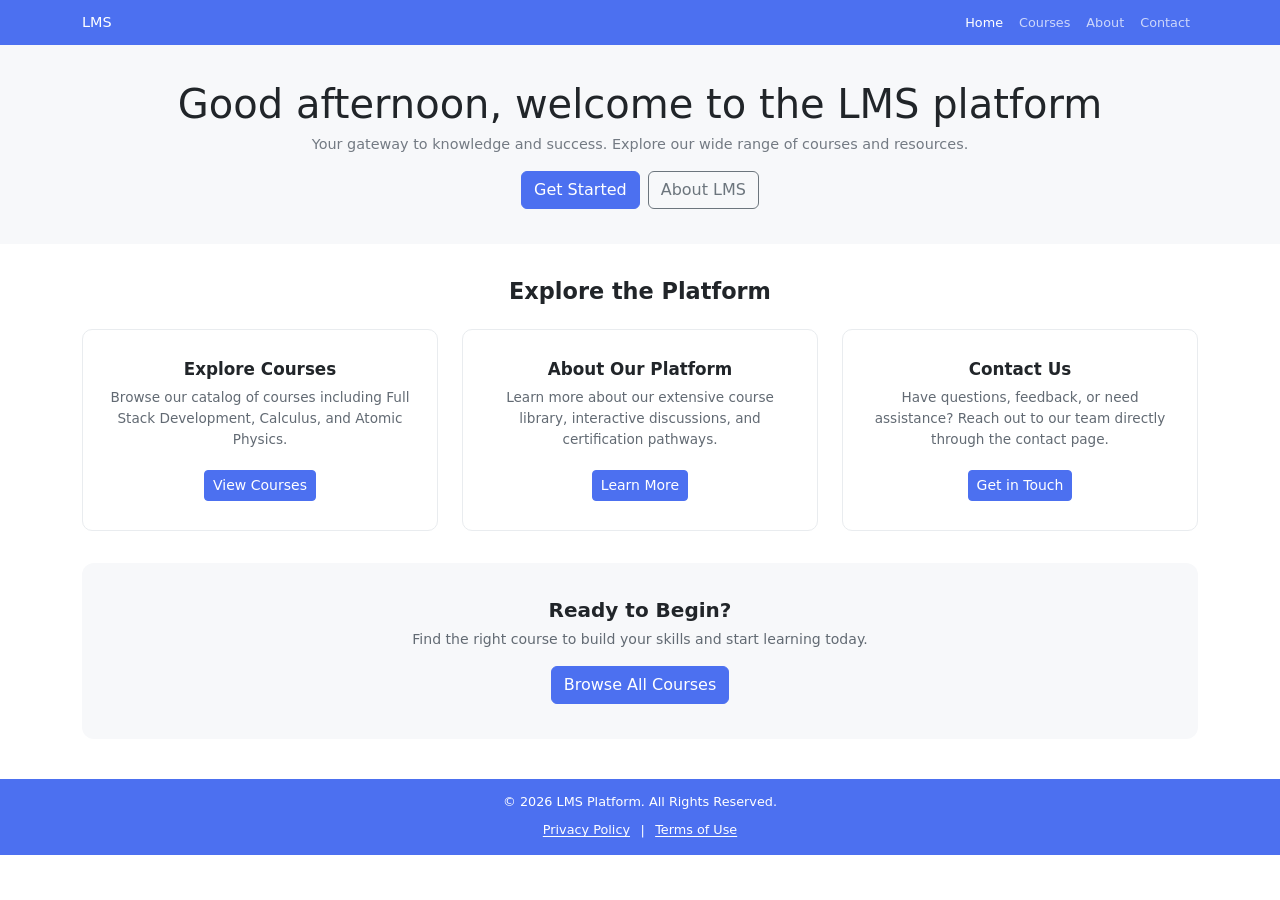
<file: LMS/index.html>
<!DOCTYPE html>
<html lang="en">

<head>
  <meta charset="UTF-8">
  <meta name="viewport" content="width=device-width, initial-scale=1.0">
  <title>LMS System - Home</title>
  <link href="https://cdn.jsdelivr.net/npm/bootstrap@5.3.3/dist/css/bootstrap.min.css" rel="stylesheet">
  <link rel="stylesheet" href="style.css">
</head>

<body>
  <header class="site-header">
    <nav class="navbar navbar-expand-md navbar-dark">
      <div class="container d-flex justify-content-between align-items-center">
        <a class="navbar-brand" href="index.html">LMS</a>
        <button class="navbar-toggler" type="button" data-bs-toggle="collapse" data-bs-target="#navbarNav"
          aria-controls="navbarNav" aria-expanded="false" aria-label="Toggle navigation">
          <span class="navbar-toggler-icon"></span>
        </button>
        <div class="collapse navbar-collapse" id="navbarNav">
          <ul class="navbar-nav ms-auto">
            <li class="nav-item">
              <a class="nav-link active" aria-current="page" href="index.html">Home</a>
            </li>
            <li class="nav-item">
              <a class="nav-link" href="courses.html">Courses</a>
            </li>
            <li class="nav-item">
              <a class="nav-link" href="about.html">About</a>
            </li>
            <li class="nav-item">
              <a class="nav-link" href="contact.html">Contact</a>
            </li>
          </ul>
        </div>
      </div>
    </nav>
  </header>

  <main>
    <!-- Hero Section -->
    <section class="hero" id="home">
      <div class="container">
        <h1 id="greetingHeading">Welcome to the LMS Platform</h1>
        <p>Your gateway to knowledge and success. Explore our wide range of courses and resources.</p>
        <div class="d-flex justify-content-center gap-2 mt-3">
          <a class="btn btn-primary" href="courses.html">Get Started</a>
          <a class="btn btn-outline-secondary" href="about.html">About LMS</a>
        </div>
      </div>
    </section>

    <!-- Quick Navigation Pathways -->
    <section class="section-space">
      <div class="container">
        <h2 class="section-title text-center">Explore the Platform</h2>
        <div class="home-pathway-grid">
          <article class="home-pathway-card">
            <h3>Explore Courses</h3>
            <p>Browse our catalog of courses including Full Stack Development, Calculus, and Atomic Physics.</p>
            <a class="btn btn-primary btn-sm" href="courses.html">View Courses</a>
          </article>

          <article class="home-pathway-card">
            <h3>About Our Platform</h3>
            <p>Learn more about our extensive course library, interactive discussions, and certification pathways.</p>
            <a class="btn btn-primary btn-sm" href="about.html">Learn More</a>
          </article>

          <article class="home-pathway-card">
            <h3>Contact Us</h3>
            <p>Have questions, feedback, or need assistance? Reach out to our team directly through the contact page.
            </p>
            <a class="btn btn-primary btn-sm" href="contact.html">Get in Touch</a>
          </article>
        </div>

        <!-- Simple Callout Banner -->
        <div class="home-banner">
          <h2>Ready to Begin?</h2>
          <p>Find the right course to build your skills and start learning today.</p>
          <a class="btn btn-primary" href="courses.html">Browse All Courses</a>
        </div>
      </div>
    </section>
  </main>

  <footer class="site-footer">
    <div class="container">
      <p>&copy; 2026 LMS Platform. All Rights Reserved.</p>
      <div class="footer-links">
        <a href="#privacy">Privacy Policy</a>
        <span aria-hidden="true">|</span>
        <a href="#terms">Terms of Use</a>
      </div>
    </div>
  </footer>

  <script src="https://cdn.jsdelivr.net/npm/bootstrap@5.3.3/dist/js/bootstrap.bundle.min.js"></script>
  <script src="script.js"></script>
</body>

</html>
</file>
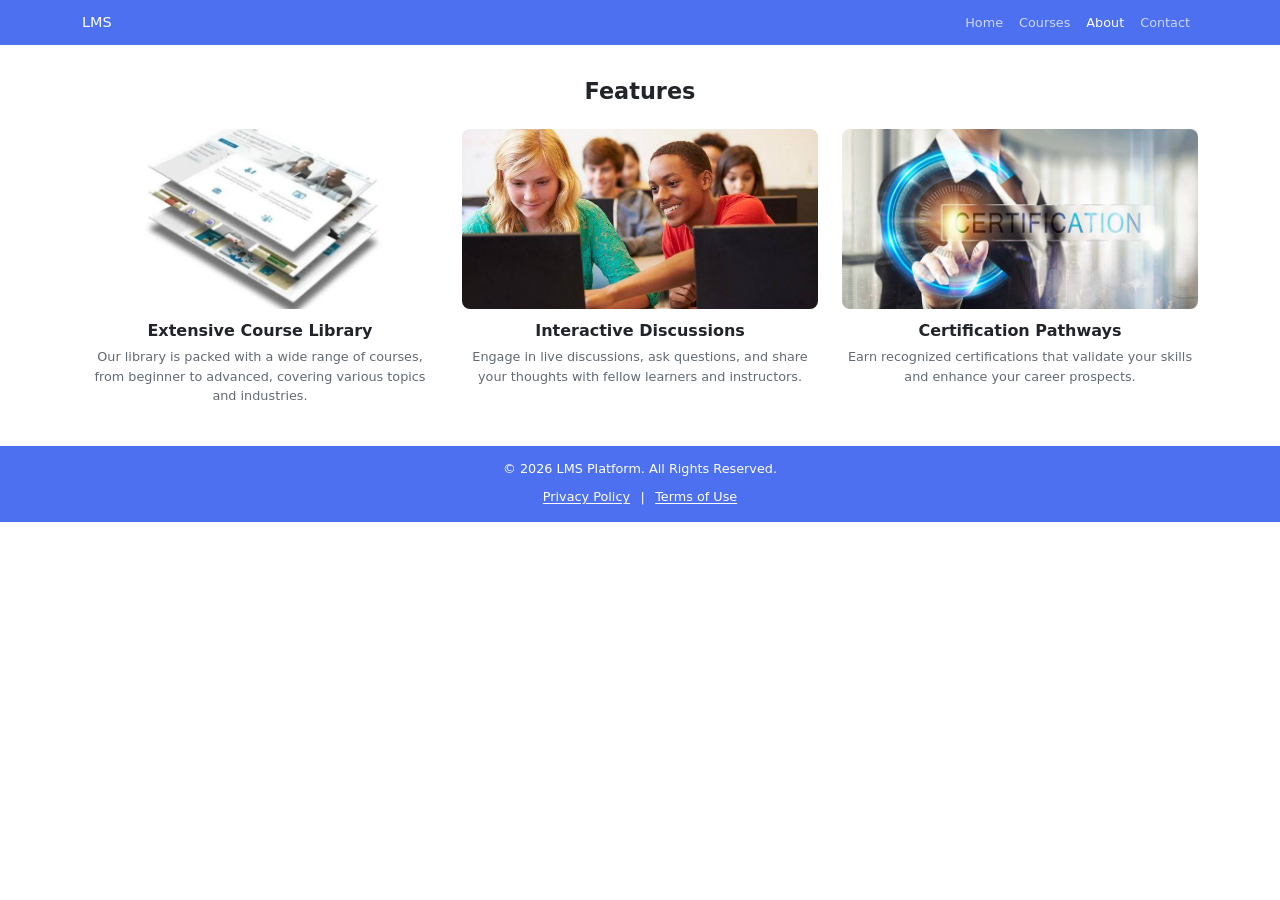
<file: LMS/about.html>
<!DOCTYPE html>
<html lang="en">

<head>
  <meta charset="UTF-8">
  <meta name="viewport" content="width=device-width, initial-scale=1.0">
  <title>About - LMS System</title>
  <link href="https://cdn.jsdelivr.net/npm/bootstrap@5.3.3/dist/css/bootstrap.min.css" rel="stylesheet">
  <link rel="stylesheet" href="style.css">
</head>

<body>
  <header class="site-header">
    <nav class="navbar navbar-expand-md navbar-dark">
      <div class="container d-flex justify-content-between align-items-center">
        <a class="navbar-brand" href="index.html">LMS</a>
        <button class="navbar-toggler" type="button" data-bs-toggle="collapse" data-bs-target="#navbarNav"
          aria-controls="navbarNav" aria-expanded="false" aria-label="Toggle navigation">
          <span class="navbar-toggler-icon"></span>
        </button>
        <div class="collapse navbar-collapse" id="navbarNav">
          <ul class="navbar-nav ms-auto">
            <li class="nav-item">
              <a class="nav-link" href="index.html">Home</a>
            </li>
            <li class="nav-item">
              <a class="nav-link" href="courses.html">Courses</a>
            </li>
            <li class="nav-item">
              <a class="nav-link active" aria-current="page" href="about.html">About</a>
            </li>
            <li class="nav-item">
              <a class="nav-link" href="contact.html">Contact</a>
            </li>
          </ul>
        </div>
      </div>
    </nav>
  </header>

  <main>
    <section class="features section-space" id="features">
      <div class="container">
        <h2 class="section-title text-center">Features</h2>
        <div class="feature-grid">
          <article class="feature-item">
            <img src="images/extensive course.jpg" alt="Extensive course library">
            <h3>Extensive Course Library</h3>
            <p>Our library is packed with a wide range of courses, from beginner to advanced, covering various topics and industries.</p>
          </article>
          <article class="feature-item">
            <img src="images/interactive discussions.jpg" alt="Interactive discussions">
            <h3>Interactive Discussions</h3>
            <p>Engage in live discussions, ask questions, and share your thoughts with fellow learners and instructors.</p>
          </article>
          <article class="feature-item">
            <img src="images/certification.jpg" alt="Certification pathways">
            <h3>Certification Pathways</h3>
            <p>Earn recognized certifications that validate your skills and enhance your career prospects.</p>
          </article>
        </div>
      </div>
    </section>
  </main>

  <footer class="site-footer">
    <div class="container">
      <p>&copy; 2026 LMS Platform. All Rights Reserved.</p>
      <div class="footer-links">
        <a href="#privacy">Privacy Policy</a>
        <span aria-hidden="true">|</span>
        <a href="#terms">Terms of Use</a>
      </div>
    </div>
  </footer>

  <script src="https://cdn.jsdelivr.net/npm/bootstrap@5.3.3/dist/js/bootstrap.bundle.min.js"></script>
  <script src="script.js"></script>
</body>

</html>
</file>
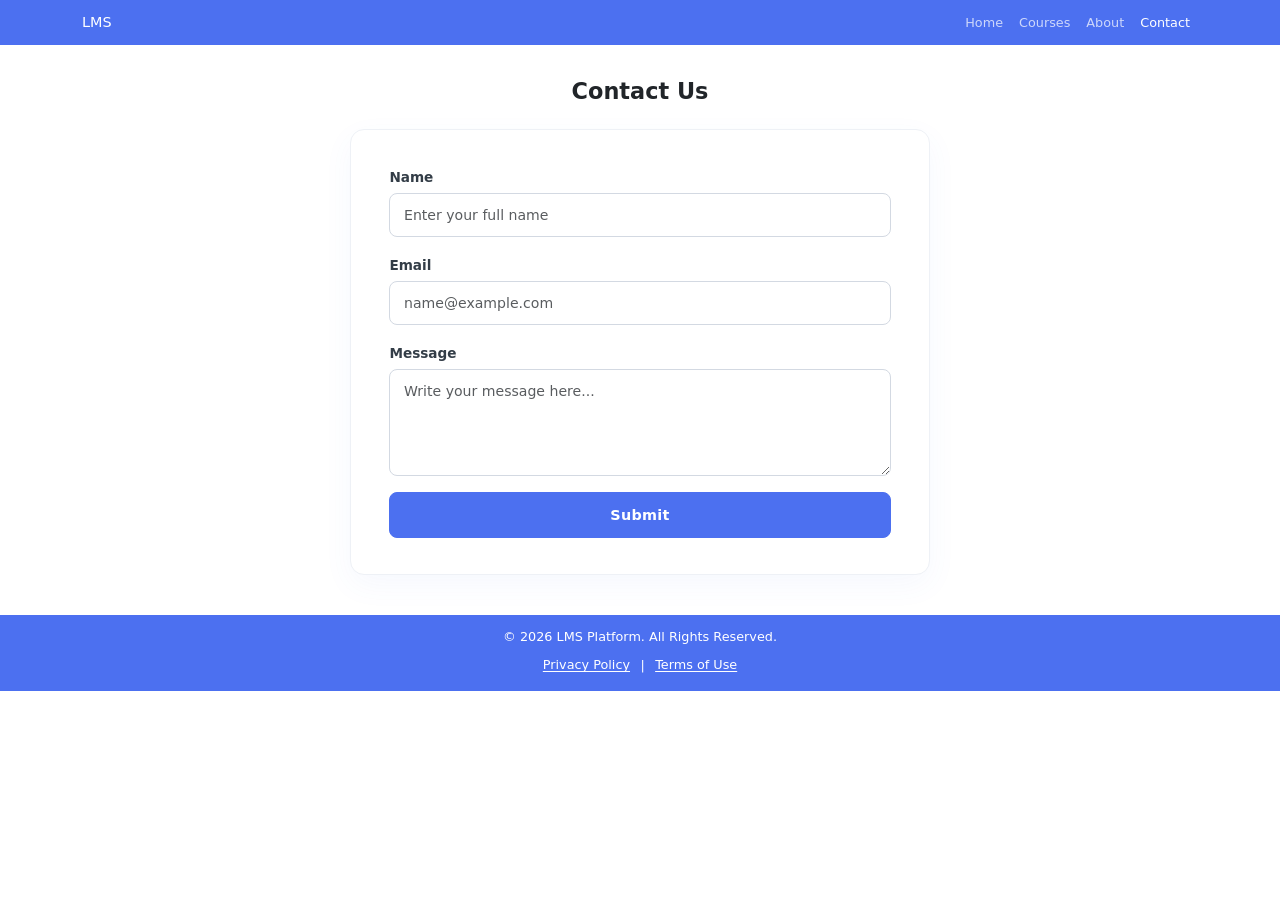
<file: LMS/contact.html>
<!DOCTYPE html>
<html lang="en">

<head>
  <meta charset="UTF-8">
  <meta name="viewport" content="width=device-width, initial-scale=1.0">
  <title>Contact - LMS System</title>
  <link href="https://cdn.jsdelivr.net/npm/bootstrap@5.3.3/dist/css/bootstrap.min.css" rel="stylesheet">
  <link rel="stylesheet" href="style.css">
</head>

<body>
  <header class="site-header">
    <nav class="navbar navbar-expand-md navbar-dark">
      <div class="container d-flex justify-content-between align-items-center">
        <a class="navbar-brand" href="index.html">LMS</a>
        <button class="navbar-toggler" type="button" data-bs-toggle="collapse" data-bs-target="#navbarNav"
          aria-controls="navbarNav" aria-expanded="false" aria-label="Toggle navigation">
          <span class="navbar-toggler-icon"></span>
        </button>
        <div class="collapse navbar-collapse" id="navbarNav">
          <ul class="navbar-nav ms-auto">
            <li class="nav-item">
              <a class="nav-link" href="index.html">Home</a>
            </li>
            <li class="nav-item">
              <a class="nav-link" href="courses.html">Courses</a>
            </li>
            <li class="nav-item">
              <a class="nav-link" href="about.html">About</a>
            </li>
            <li class="nav-item">
              <a class="nav-link active" aria-current="page" href="contact.html">Contact</a>
            </li>
          </ul>
        </div>
      </div>
    </nav>
  </header>

  <main>
    <section class="contact-section section-space" id="contact">
      <div class="container">
        <h2 class="section-title text-center">Contact Us</h2>
        <div class="contact-wrapper">
          <form id="contactForm" class="contact-form" novalidate>
            <div class="mb-3">
              <label for="contactName" class="form-label">Name</label>
              <input type="text" class="form-control" id="contactName" name="name" placeholder="Enter your full name" required>
              <div class="invalid-feedback">Please enter your name.</div>
            </div>

            <div class="mb-3">
              <label for="contactEmail" class="form-label">Email</label>
              <input type="email" class="form-control" id="contactEmail" name="email" placeholder="name@example.com" required>
              <div class="invalid-feedback">Please enter a valid email address.</div>
            </div>

            <div class="mb-3">
              <label for="contactMessage" class="form-label">Message</label>
              <textarea class="form-control" id="contactMessage" name="message" rows="4" placeholder="Write your message here..." required></textarea>
              <div class="invalid-feedback">Please enter your message.</div>
            </div>

            <div id="contactFormAlert" class="alert alert-success d-none mb-3" role="alert"></div>

            <button type="submit" id="contactSubmitBtn" class="btn btn-primary w-100 btn-submit">Submit</button>
          </form>
        </div>
      </div>
    </section>
  </main>

  <footer class="site-footer">
    <div class="container">
      <p>&copy; 2026 LMS Platform. All Rights Reserved.</p>
      <div class="footer-links">
        <a href="#privacy">Privacy Policy</a>
        <span aria-hidden="true">|</span>
        <a href="#terms">Terms of Use</a>
      </div>
    </div>
  </footer>

  <script src="https://cdn.jsdelivr.net/npm/bootstrap@5.3.3/dist/js/bootstrap.bundle.min.js"></script>
  <script src="script.js"></script>
</body>

</html>
</file>
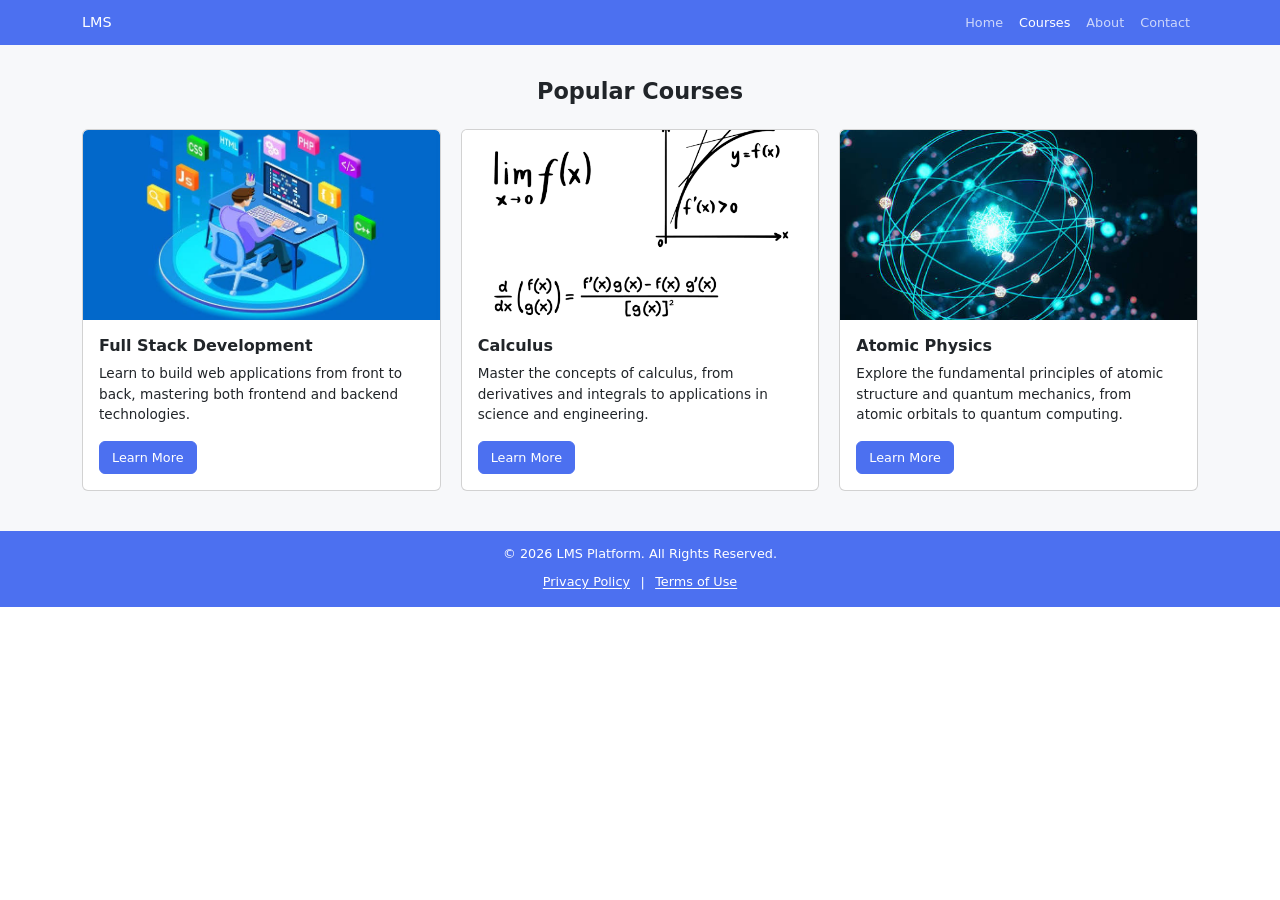
<file: LMS/courses.html>
<!DOCTYPE html>
<html lang="en">

<head>
  <meta charset="UTF-8">
  <meta name="viewport" content="width=device-width, initial-scale=1.0">
  <title>Courses - LMS System</title>
  <link href="https://cdn.jsdelivr.net/npm/bootstrap@5.3.3/dist/css/bootstrap.min.css" rel="stylesheet">
  <link rel="stylesheet" href="style.css">
</head>

<body>
  <header class="site-header">
    <nav class="navbar navbar-expand-md navbar-dark">
      <div class="container d-flex justify-content-between align-items-center">
        <a class="navbar-brand" href="index.html">LMS</a>
        <button class="navbar-toggler" type="button" data-bs-toggle="collapse" data-bs-target="#navbarNav"
          aria-controls="navbarNav" aria-expanded="false" aria-label="Toggle navigation">
          <span class="navbar-toggler-icon"></span>
        </button>
        <div class="collapse navbar-collapse" id="navbarNav">
          <ul class="navbar-nav ms-auto">
            <li class="nav-item">
              <a class="nav-link" href="index.html">Home</a>
            </li>
            <li class="nav-item">
              <a class="nav-link active" aria-current="page" href="courses.html">Courses</a>
            </li>
            <li class="nav-item">
              <a class="nav-link" href="about.html">About</a>
            </li>
            <li class="nav-item">
              <a class="nav-link" href="contact.html">Contact</a>
            </li>
          </ul>
        </div>
      </div>
    </nav>
  </header>

  <main>
    <section class="popular-courses section-space" id="popular-courses">
      <div class="container">
        <h2 class="section-title">Popular Courses</h2>
        <div class="course-grid">
          <article class="card course-card">
            <img src="images/Full stack.jpg" class="card-img-top" alt="Full Stack Development">
            <div class="card-body">
              <h3 class="card-title">Full Stack Development</h3>
              <p class="card-text">Learn to build web applications from front to back, mastering both frontend and backend technologies.</p>
              <button type="button" class="btn btn-primary learn-more-btn" data-course="Full Stack Development">Learn More</button>
            </div>
          </article>

          <article class="card course-card">
            <img src="images/calculus.png" class="card-img-top" alt="Calculus">
            <div class="card-body">
              <h3 class="card-title">Calculus</h3>
              <p class="card-text">Master the concepts of calculus, from derivatives and integrals to applications in science and engineering.</p>
              <button type="button" class="btn btn-primary learn-more-btn" data-course="Calculus">Learn More</button>
            </div>
          </article>

          <article class="card course-card">
            <img src="images/Atomic physics.jpg" class="card-img-top" alt="Atomic Physics">
            <div class="card-body">
              <h3 class="card-title">Atomic Physics</h3>
              <p class="card-text">Explore the fundamental principles of atomic structure and quantum mechanics, from atomic orbitals to quantum computing.</p>
              <button type="button" class="btn btn-primary learn-more-btn" data-course="Atomic Physics">Learn More</button>
            </div>
          </article>
        </div>
      </div>
    </section>
  </main>

  <footer class="site-footer">
    <div class="container">
      <p>&copy; 2026 LMS Platform. All Rights Reserved.</p>
      <div class="footer-links">
        <a href="#privacy">Privacy Policy</a>
        <span aria-hidden="true">|</span>
        <a href="#terms">Terms of Use</a>
      </div>
    </div>
  </footer>

  <!-- Course Popup Modal -->
  <div class="modal fade" id="courseModal" tabindex="-1" aria-labelledby="courseModalLabel" aria-hidden="true">
    <div class="modal-dialog modal-dialog-centered">
      <div class="modal-content course-modal-content">
        <div class="modal-header border-0 pb-0">
          <h5 class="modal-title fw-semibold" id="courseModalLabel">Course Preview</h5>
          <button type="button" class="btn-close" data-bs-dismiss="modal" aria-label="Close"></button>
        </div>
        <div class="modal-body text-center py-4">
          <div class="popup-icon-badge mb-3">
            <svg width="28" height="28" viewBox="0 0 24 24" fill="none" stroke="currentColor" stroke-width="2" stroke-linecap="round" stroke-linejoin="round">
              <path d="M22 10v6M2 10l10-5 10 5-10 5z"/>
              <path d="M6 12v5c3 3 9 3 12 0v-5"/>
            </svg>
          </div>
          <p class="course-popup-message mb-0" id="coursePopupMessage">
            learn "Full Stack Development" from scratch!
          </p>
        </div>
        <div class="modal-footer border-0 pt-0 justify-content-center">
          <button type="button" class="btn btn-secondary px-4" data-bs-dismiss="modal">Close</button>
        </div>
      </div>
    </div>
  </div>

  <script src="https://cdn.jsdelivr.net/npm/bootstrap@5.3.3/dist/js/bootstrap.bundle.min.js"></script>
  <script src="script.js"></script>
</body>

</html>
</file>
<file: LMS/style.css>
body {
  margin: 0;
  color: #212529;
  font-family: system-ui, -apple-system, "Segoe UI", sans-serif;
}

.site-header,
.site-header .navbar {
  background-color: #4c70f0;
}

.site-header .navbar {
  padding-block: 0.3rem;
}

.site-header .navbar-brand {
  font-size: 0.9rem;
}

.site-header .nav-link {
  color: rgba(255, 255, 255, 0.72);
  font-size: 0.8rem;
}

.site-header .nav-link:hover,
.site-header .nav-link.active {
  color: #fff;
}

.hero {
  padding: 2.2rem 0;
  background-color: #f7f8fa;
  text-align: center;
}

.hero h1 {
  margin-bottom: 0.35rem;
  font-size: clamp(2rem, 4vw, 2.5rem);
  font-weight: 300;
}

.hero p {
  margin-bottom: 0.8rem;
  color: #737a83;
  font-size: 0.9rem;
}

.btn-primary {
  border-color: #4c70f0;
  background-color: #4c70f0;
}

.btn-primary:hover {
  border-color: #385bd5;
  background-color: #385bd5;
}

.section-space {
  padding: 2.1rem 0 2.5rem;
}

.section-title {
  margin-bottom: 1.5rem;
  text-align: center;
  font-size: 1.4rem;
  font-weight: 600;
}

.features {
  background-color: #fff;
}

.feature-grid {
  display: grid;
  grid-template-columns: repeat(3, minmax(0, 1fr));
  gap: 1.5rem;
}

.feature-item {
  text-align: center;
}

.feature-item img {
  width: 100%;
  max-height: 180px;
  object-fit: cover;
  border-radius: 8px;
  margin-bottom: 0.75rem;
}

.feature-item h3 {
  margin-bottom: 0.4rem;
  font-size: 1rem;
  font-weight: 600;
}

.feature-item p {
  margin-bottom: 0;
  color: #626a73;
  font-size: 0.8rem;
  line-height: 1.55;
}

.popular-courses {
  background-color: #f7f8fa;
}

.course-grid {
  display: grid;
  grid-template-columns: repeat(3, minmax(0, 1fr));
  gap: 1.25rem;
}

.course-card {
  overflow: hidden;
  transition: transform 0.25s ease, box-shadow 0.25s ease;
}

.course-card:hover {
  transform: translateY(-4px);
  box-shadow: 0 10px 25px rgba(0, 0, 0, 0.08);
}

.course-card .card-img-top {
  width: 100%;
  height: 190px;
  object-fit: cover;
}

.course-card .card-title {
  font-size: 1rem;
  font-weight: 600;
}

.course-card .card-text {
  min-height: 3.2rem;
  font-size: 0.85rem;
  line-height: 1.5;
}

.course-card .btn {
  font-size: 0.8rem;
  transition: background-color 0.2s ease, transform 0.15s ease;
}

.course-card .btn:hover {
  transform: translateY(-1px);
}

/* Contact Section */
.contact-section {
  background-color: #fff;
}

.contact-wrapper {
  max-width: 580px;
  margin: 0 auto;
  background: #ffffff;
  padding: 2.2rem 2.4rem;
  border-radius: 14px;
  border: 1px solid #eef1f6;
  box-shadow: 0 10px 30px rgba(76, 112, 240, 0.05);
}

.contact-form .form-label {
  font-size: 0.85rem;
  font-weight: 600;
  color: #333d47;
  margin-bottom: 0.35rem;
}

.contact-form .form-control {
  font-size: 0.88rem;
  padding: 0.65rem 0.85rem;
  border: 1px solid #d3d9e2;
  border-radius: 8px;
  transition: border-color 0.2s ease, box-shadow 0.2s ease;
}

.contact-form .form-control:focus {
  border-color: #4c70f0;
  box-shadow: 0 0 0 3px rgba(76, 112, 240, 0.18);
}

.contact-form .btn-submit {
  padding: 0.7rem;
  font-size: 0.9rem;
  font-weight: 600;
  border-radius: 8px;
  letter-spacing: 0.3px;
}

/* Course Modal Popup */
.course-modal-content {
  border: none;
  border-radius: 16px;
  overflow: hidden;
  box-shadow: 0 20px 45px rgba(24, 38, 77, 0.18);
}

.popup-icon-badge {
  display: inline-flex;
  align-items: center;
  justify-content: center;
  width: 60px;
  height: 60px;
  border-radius: 50%;
  background: #eef2ff;
  color: #4c70f0;
}

.course-popup-message {
  color: #1e293b;
  font-size: 1.15rem;
  font-weight: 600;
}

.site-footer {
  padding: 0.8rem 0 1rem;
  background-color: #4c70f0;
  color: #fff;
  text-align: center;
}

.site-footer .container {
  display: flex;
  flex-direction: column;
  align-items: center;
  gap: 0.55rem;
}

.site-footer p {
  margin: 0;
  font-size: 0.8rem;
}

.footer-links {
  display: flex;
  align-items: center;
  gap: 0.65rem;
  font-size: 0.8rem;
}

.footer-links a {
  color: #fff;
  text-decoration: underline;
  text-underline-offset: 2px;
}

/* Home Page Simple Pathways */
.home-pathway-grid {
  display: grid;
  grid-template-columns: repeat(3, minmax(0, 1fr));
  gap: 1.5rem;
}

.home-pathway-card {
  background: #ffffff;
  border: 1px solid #e9ecef;
  border-radius: 10px;
  padding: 1.8rem 1.5rem;
  text-align: center;
  transition: transform 0.2s ease, box-shadow 0.2s ease;
  display: flex;
  flex-direction: column;
  align-items: center;
}

.home-pathway-card:hover {
  transform: translateY(-3px);
  box-shadow: 0 8px 20px rgba(0, 0, 0, 0.06);
}

.home-pathway-card h3 {
  font-size: 1.05rem;
  font-weight: 600;
  margin-bottom: 0.5rem;
  color: #212529;
}

.home-pathway-card p {
  color: #626a73;
  font-size: 0.85rem;
  line-height: 1.55;
  margin-bottom: 1.25rem;
  flex-grow: 1;
}

.home-banner {
  background-color: #f7f8fa;
  border-radius: 12px;
  padding: 2.2rem 1.8rem;
  text-align: center;
  margin-top: 2rem;
}

.home-banner h2 {
  font-size: 1.25rem;
  font-weight: 600;
  margin-bottom: 0.45rem;
}

.home-banner p {
  color: #626a73;
  font-size: 0.88rem;
  margin-bottom: 1rem;
}

@media (max-width: 767.98px) {
  .feature-grid,
  .course-grid,
  .home-pathway-grid {
    grid-template-columns: 1fr;
  }

  .feature-grid {
    gap: 1.75rem;
  }

  .course-card .card-text {
    min-height: 0;
  }

  .contact-wrapper {
    padding: 1.5rem 1.25rem;
  }
}
</file>
